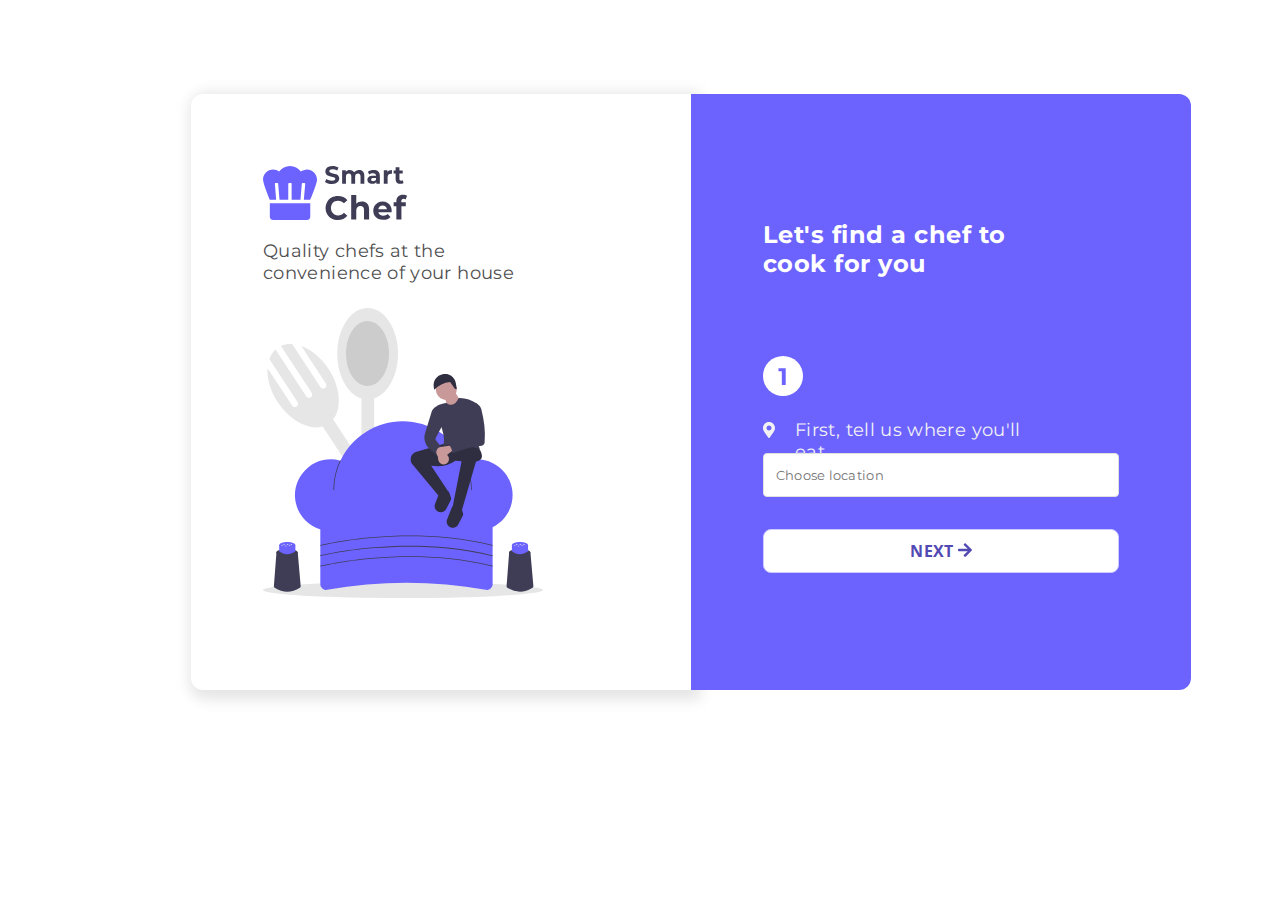
<file: index.html>
<html lang="pt-br">
<head>
    <meta charset="utf-8">
    <link href="_css/estilo.css" rel="stylesheet">
    <link href="https://fonts.googleapis.com/css2?family=Montserrat:ital,wght@0,100;0,200;0,300;0,400;0,500;0,600;0,700;0,800;0,900;1,100;1,200;1,300;1,400;1,500;1,600;1,700;1,800;1,900&display=swap" rel="stylesheet">
    <link href="https://fonts.googleapis.com/css2?family=Open+Sans:ital,wght@0,300;0,400;0,600;0,700;0,800;1,300;1,400;1,600;1,700;1,800&display=swap" rel="stylesheet">
</head>

<body>
    <div id="branco">
        <img src="_img/logo.svg" id="logo">
    <h1 id="qualidade">Quality chefs at the convenience of your house</h1>
        <img src="_img/chapeu.svg" id="chapeu">
    </div>
    <div id="azul">
    <h1 id="lets">Let's find a chef to cook for you</h1>
        <img src="_img/um.svg" id="um">
        <br>
        <img src="_img/local.svg" id="local">
    <h2>First, tell us where you'll eat</h2>
        <input type="text" placeholder="   Choose location">
        <a href="tipo-comida.html">
            <button id="next">NEXT
                <img src="_img/arrow-right.svg" id="arrow-direita">
            </button>
        </a>  
    </div>
</body>
</html>
</file>
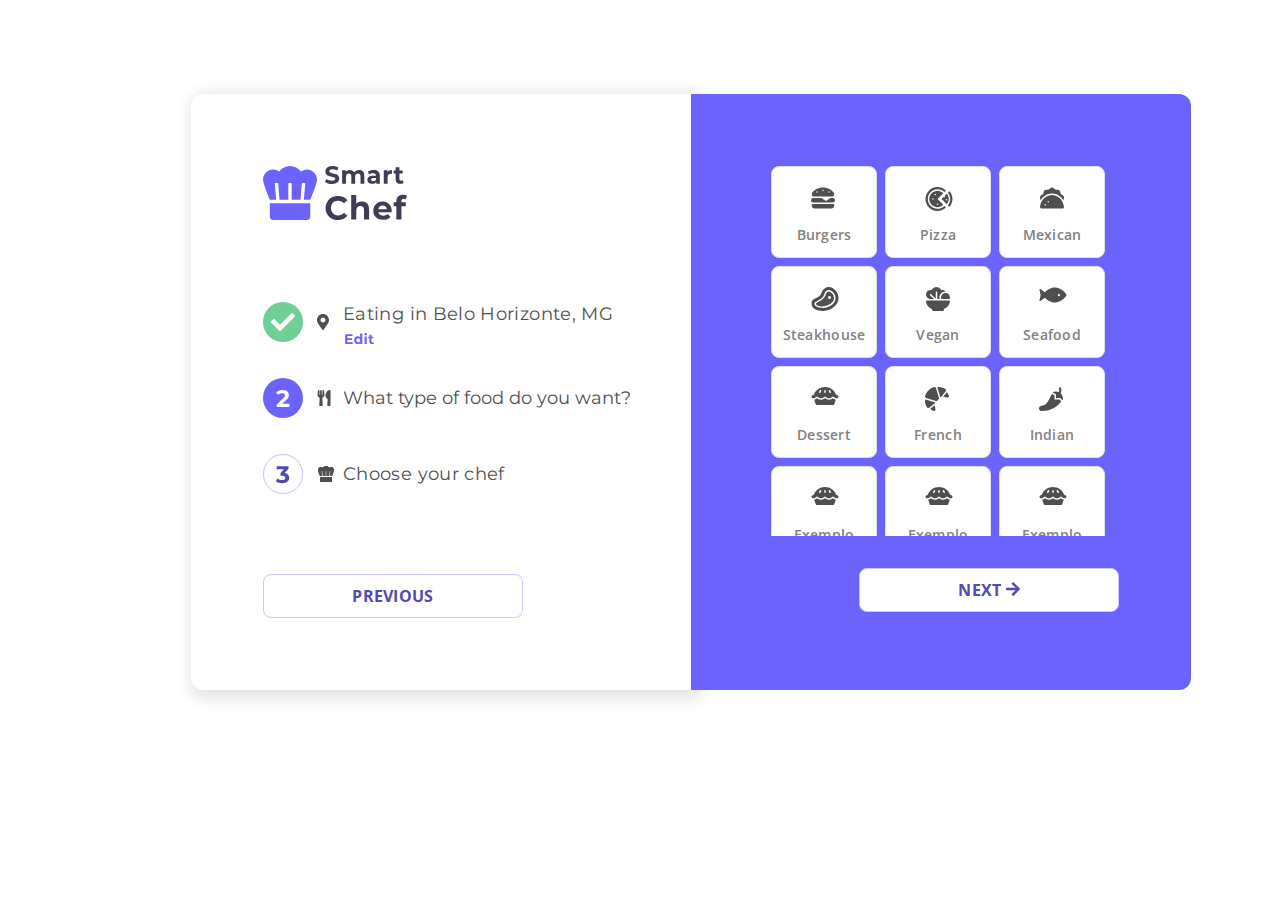
<file: tipo-comida.html>
<html lang="pt-br">
<head>
    <meta charset="utf-8">
    <link href="_css/estilo.css" rel="stylesheet">
    <link href="https://fonts.googleapis.com/css2?family=Montserrat:ital,wght@0,100;0,200;0,300;0,400;0,500;0,600;0,700;0,800;0,900;1,100;1,200;1,300;1,400;1,500;1,600;1,700;1,800;1,900&display=swap" rel="stylesheet">
    <link href="https://fonts.googleapis.com/css2?family=Open+Sans:ital,wght@0,300;0,400;0,600;0,700;0,800;1,300;1,400;1,600;1,700;1,800&display=swap" rel="stylesheet">
</head>
<body>
    <div id="branco">
            <img src="_img/logo.svg" id="logo">
            <img id="ok" src="_img/ok.svg">
            <img id="set" src="_img/set.svg">
        <h3 id="eat">Eating in Belo Horizonte, MG</h3>
            <a href="index.html"><img id="edit" src="_img/edit.svg"></a>
            <img id="dois" src="_img/dois.svg">
            <img id="fork" src="_img/fork.svg">
        <h3 id="what">What type of food do you want?</h3>
            <img id="tres" src="_img/tres.svg">
            <img id="hat" src="_img/hat.svg">
        <h3 id="choose">Choose your chef</h3>
            <img id="tres" src="_img/tres.svg">
            <img id="hat" src="_img/hat.svg">
        <a href="index.html">
            <button id="prev">PREVIOUS</button>
        </a>
    </div>

    <div id="azul">
        <div id="scroll">
            <div class="inside-line-3">
                <div class="inside">
                    <img src="_img/inside/cheeseburger.svg">
                    <p>Burgers</p>
                </div>
                <div class="inside">
                    <img src="_img/inside/PIZZA.svg">
                    <p>Pizza</p>
                </div>
                <div class="inside">
                    <img src="_img/inside/taco.svg">
                    <p>Mexican</p>
                </div>
            </div>
            <div class="inside-line-3">
                <div class="inside">
                    <img src="_img/inside/steak.svg">
                    <p>Steakhouse</p>
                </div>
                <div class="inside">
                    <img src="_img/inside/salad.svg">
                    <p>Vegan</p>
                </div>
                <div class="inside">
                    <img src="_img/inside/fish.svg">
                    <p>Seafood</p>
                </div>
            </div>
            <div class="inside-line-3">
                <div class="inside">
                    <img src="_img/inside/pie.svg">
                    <p>Dessert</p>
                </div>
                <div class="inside">
                    <img src="_img/inside/croissant.svg">
                    <p>French</p>
                </div>
                <div class="inside">
                    <img src="_img/inside/pepper-hot.svg">
                    <p>Indian</p>
                </div>
            </div>
            <div class="inside-line-3">
                <div class="inside">
                    <img src="_img/inside/pie.svg">
                    <p>Exemplo</p>
                </div>
                <div class="inside">
                    <img src="_img/inside/pie.svg">
                    <p>Exemplo</p>
                </div>
                <div class="inside">
                    <img src="_img/inside/pie.svg">
                    <p>Exemplo</p>
                </div>
            </div>
            <div class="inside-line-3">
                <div class="inside">
                    <img src="_img/inside/pie.svg">
                    <p>Exemplo</p>
                </div>
                <div class="inside">
                    <img src="_img/inside/pie.svg">
                    <p>Exemplo</p>
                </div>
                <div class="inside">
                    <img src="_img/inside/pie.svg">
                    <p>Exemplo</p>
                </div>
            </div>
        </div>
        <a href="">
            <button id="next-dois">NEXT
                <img src="_img/arrow-right.svg" id="arrow-direita">
            </button>
        </a>
    </div>
</body>
</html>
</file>
<file: _css/estilo.css>
body {
    width: 1366px;
    height: 768px;
    font-family: 'Montserrat', sans-serif;
}

div#branco {
    position: absolute;
    width: 500px;
    height: 596px;
    margin-top: 86px;
    margin-left: 183px;
    background: #FFFFFF;
    box-shadow: 4px 4px 14px 6px rgba(0, 0, 0, 0.1);
    border-radius: 12px 0px 0px 12px;
}

div#azul {
    position: absolute;
    width: 500px;
    height: 596px;
    margin-left: 683px;
    margin-top: 86px;
    background: #6C63FF;
    border-radius: 0px 12px 12px 0px;
}

img#logo {
    position: relative;
    margin-top: 72px;
    margin-left: 72px;
    width: 144px;
    height: 54px;
}

img#chapeu {
    position: relative;
    margin-left: 72px;
    margin-bottom: 72px;
}

h1#qualidade {
    font-family: 'Montserrat', sans-serif;
    position: relative;
    width: 251px;
    height: 56px;
    font-style: normal;
    font-weight: normal;
    font-size: 18px;
    margin-left: 72px;
    margin-top: 20px;
    letter-spacing: 0.02em;
    color: #4F4F4F;
}

h1#lets {
    position: relative;
    width: 295px;
    height: 56px;
    font-family: 'Montserrat', sans-serif;
    font-style: normal;
    font-weight: bold;
    font-size: 24px;
    letter-spacing: 0.02em;
    color: #FFFFFF;
    margin-top: 126px;
    margin-left: 72px;
}

img#um {
    position: relative;
    margin-left: 72px;
    margin-top: 64px;
}

img#local {
    position: relative;
    margin-left: 72px;
    margin-top: 26px;
}

h2 {
    position: absolute;
    width: 258px;
    height: 28px;
    font-family: 'Montserrat', sans-serif;
    font-style: normal;
    font-weight: normal;
    font-size: 18px;
    letter-spacing: 0.02em;
    color: #F2F2F2;
    margin-left: 104px;
    margin-top: -20px;
}

input {
    position: relative;
    width: 356px;
    height: 44px;
    background: #FFFFFF;
    border: 1px solid #E0E0E0;
    box-sizing: border-box;
    border-radius: 4px;
    margin-top: 14px;
    margin-left: 72px;
    font-family: 'Montserrat', sans-serif;
    letter-spacing: 0.02em;
}

button#next {
    position: relative;
    width: 356px;
    height: 44px;
    background: #FFFFFF;
    border: 1px solid #CDCAFF;
    box-sizing: border-box;
    border-radius: 8px;
    font-family: 'Open Sans', sans-serif;
    font-style: normal;
    font-weight: bold;
    font-size: 16px;
    text-align: center;
    letter-spacing: 0.02em;
    text-transform: uppercase;
    color: #524AB3;
    margin-left: 72px;
    margin-top: 32px;
}

button#next:hover {
    background: #524AB2;
    color: #FFFFFF;
}



/*  ----------------------------------------- tipo-comida ----------------------------------------------------------------- tipo-comida */

img#ok {
    position: absolute;
    clear: both;
    margin-top: 208px;
    margin-left: -144px;    
}

img#set {
    position: absolute;
    clear: both;
    margin-top: 220px;
    margin-left: -90px;    
}

img#dois {
    position: absolute;
    clear: both;
    margin-top: 284px;
    margin-left: 72px;    
}

h3#eat {
    position: absolute;
    width: 274px;
    height: 28px;
    font-family: Montserrat;
    font-style: normal;
    font-weight: normal;
    font-size: 18px;
    line-height: 28px;
    letter-spacing: 0.02em;
    color: #4F4F4F;
    clear: both;
    margin-top: 80px;
    margin-left: 152px;
}

img#edit {
    position: absolute;
    clear: both;
    margin-top: 238px;
    margin-left: -62px;
}

img#dois {
    position: absolute;
    clear: both;
    margin-left: -144px;
    margin-top: 284px;
}

img#fork {
    position: absolute;
    margin-top: 296px;
    margin-left: -90px;
}

h3#what {
    position: absolute;
    width: 299px;
    height: 28px;
    font-family: Montserrat;
    font-style: normal;
    font-weight: normal;
    font-size: 18px;
    line-height: 28px;
    /*letter-spacing: 0.02em;*/
    color: #4F4F4F;
    margin-top: 164px;
    margin-left: 152px;
}

img#tres {
    position: absolute;
    margin-top: 360px;
    margin-left: -144px;
}

img#hat {
    position: absolute;
    margin-top: 372px;
    margin-left: -90px;
}

h3#choose {
    position: absolute;
    width: 162px;
    height: 28px;
    font-family: Montserrat;
    font-style: normal;
    font-weight: normal;
    font-size: 18px;
    line-height: 28px;
    letter-spacing: 0.02em;
    color: #4F4F4F;
    margin-top: 240px;
    margin-left: 152px;
}

button#prev {
    position: absolute;
    margin-top: 480px;
    margin-left: -144px;
    width: 260px;
    height: 44px;
    background: #FFFFFF;
    border: 1px solid #CDCAFF;
    box-sizing: border-box;
    border-radius: 8px;
    font-family: 'Open Sans', sans-serif;
    font-style: normal;
    font-weight: bold;
    font-size: 16px;
    text-align: center;
    letter-spacing: 0.02em;
    text-transform: uppercase;
    color: #524AB3;
}

button#prev:hover {
    background: #524AB2;
    color: #FFFFFF;
}

/* ----------------------------------------- diva azul ---------------------------------------- */

div#scroll {
    width:366px;
    height:370px;
    overflow:scroll;
    overflow-y:scroll;
    overflow-x:hidden;
    position: relative;
    margin-top: 72px;
    margin-left: 76px;
}

/* width */
div#scroll::-webkit-scrollbar {
    width: 8px;
}
  
/* Track */
div#scroll::-webkit-scrollbar-track {
    box-shadow: inset 0 0 0 #4137C1;
    border-radius: 8px;
}
   
/* Handle */
div#scroll::-webkit-scrollbar-thumb {
    background: #4137C1; 
    border-radius: 8px; 
}
  
/* Handle on hover */
div#scroll::-webkit-scrollbar-thumb:hover {
    background: #4137C1; 
}


button#next-dois {
    position: absolute;
    margin-top: 32px;
    margin-left: 168px;
    width: 260px;
    height: 44px;
    background: #FFFFFF;
    border: 1px solid #CDCAFF;
    box-sizing: border-box;
    border-radius: 8px;
    font-family: 'Open Sans', sans-serif;
    font-style: normal;
    font-weight: bold;
    font-size: 16px;
    text-align: center;
    letter-spacing: 0.02em;
    text-transform: uppercase;
    color: #524AB3;
}

button#next-dois:hover {
    background: #524AB2;
    color: #FFFFFF;
}

div.inside {
    position: relative;
    width: 106px;
    height: 92px;
    background: #FFFFFF;
    border: 1px solid #E0E0E0;
    box-sizing: border-box;
    border-radius: 8px;
    display: inline-block;
    margin-left: 4px;
    margin-bottom: 4px;
}

.inside img {
    position: absolute;
    padding-top: 20px;
    padding-left: 39px;
}

.inside p {
    position: absolute;
    height: 24px;
    font-family: Open Sans;
    font-style: normal;
    font-weight: 600;
    font-size: 14px;
    line-height: 24px;
    letter-spacing: 0.02em;
    color: #828282;
    padding-top: 36px;
    top: 40%;
    left: 50%;
    transform: translate(-50%, -50%);
  
}
</file>
